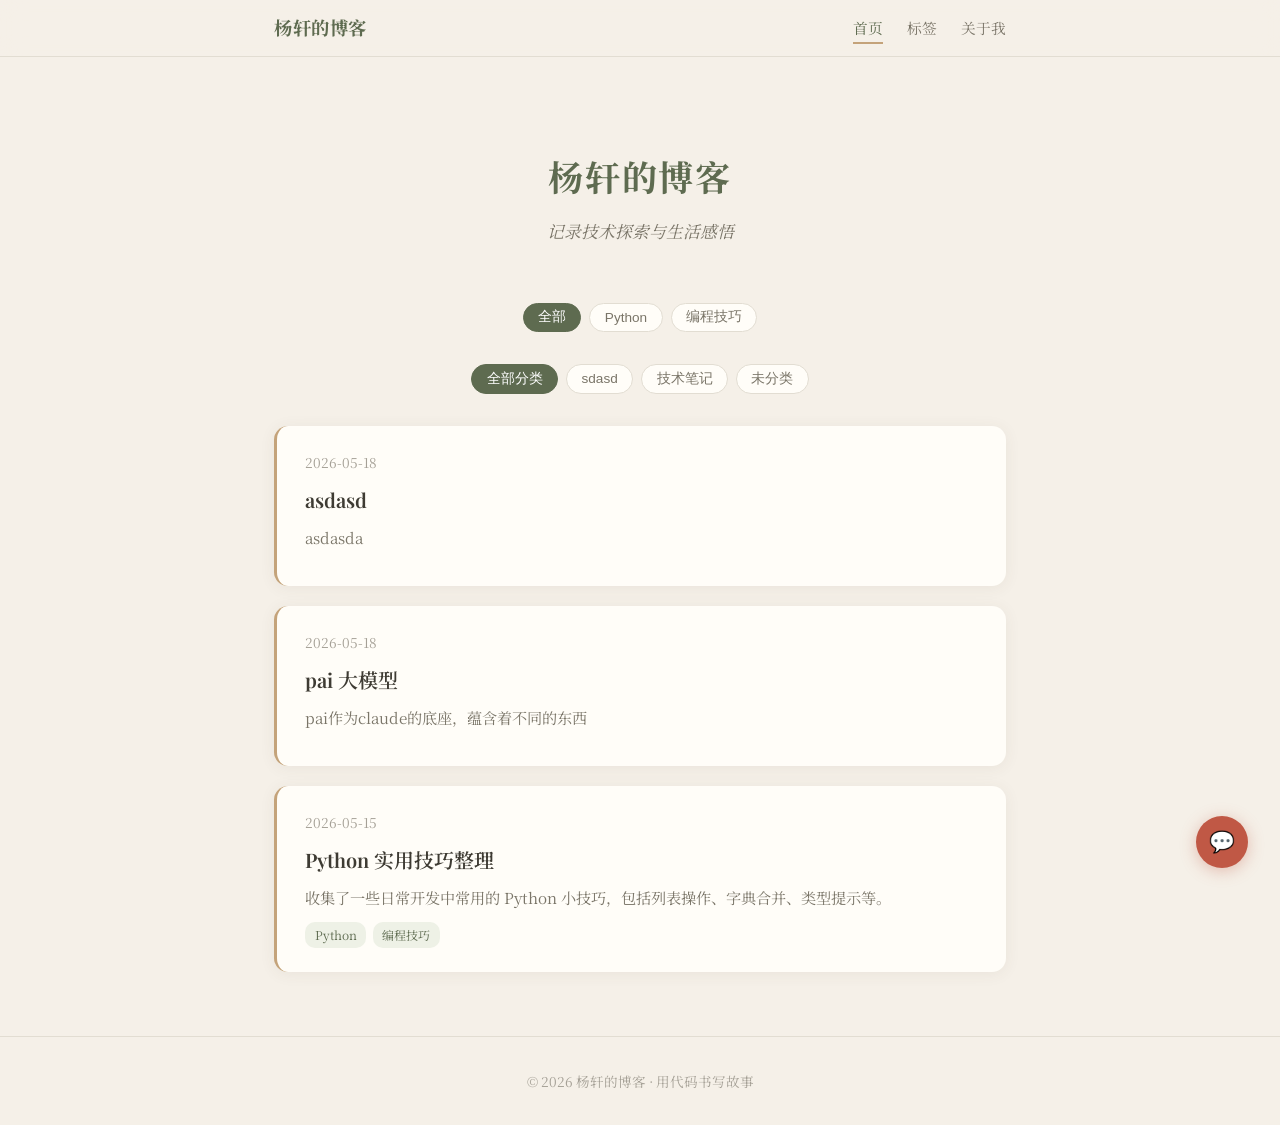
<file: index.html>
<!DOCTYPE html>
<html lang="zh-CN">
<head>
  <meta charset="UTF-8">
  <meta name="viewport" content="width=device-width, initial-scale=1.0">
  <title>杨轩的博客</title>
  <link rel="stylesheet" href="static/css/style.css">
</head>
<body>
  <nav class="navbar">
    <div class="navbar-inner">
      <a href="index.html" class="navbar-brand">杨轩的博客</a>
      <ul class="navbar-links">
        <li><a href="index.html" class="active">首页</a></li>
        <li><a href="tags.html">标签</a></li>
        <li><a href="about.html">关于我</a></li>
      </ul>
    </div>
  </nav>

  <div class="container">
    <div class="hero">
      <h1>杨轩的博客</h1>
      <p class="subtitle">记录技术探索与生活感悟</p>
    </div>

    <div class="tags-filter" id="tagsFilter"></div>
    <div class="tags-filter" id="categoryFilter"></div>

    <div class="post-list" id="postList"></div>
  </div>

  <footer class="footer">
    <p>&copy; 2026 杨轩的博客 · 用代码书写故事</p>
  </footer>

  <script src="static/js/chat.js"></script>

  <script>
    const params = new URLSearchParams(window.location.search);
    const activeTag = params.get('tag');
    const activeCategory = params.get('category');
    let posts = [];
    let allTags = [];

    async function init() {
      const res = await fetch('data/posts.json');
      posts = await res.json();
      posts.sort((a, b) => b.date.localeCompare(a.date));

      allTags = [...new Set(posts.flatMap(p => p.tags))].sort();
      renderTags();
      renderCategories();
      renderPosts();
    }

    function renderTags() {
      const container = document.getElementById('tagsFilter');
      const html = allTags.map(tag =>
        `<button class="tag-btn ${tag === activeTag ? 'active' : ''}" onclick="filterByTag('${tag}')">${tag}</button>`
      ).join('');
      container.innerHTML = `<button class="tag-btn ${!activeTag ? 'active' : ''}" onclick="filterByTag(null)">全部</button>` + html;
    }

    function renderCategories() {
      const container = document.getElementById('categoryFilter');
      const allCats = [...new Set(posts.map(p => p.category || '未分类'))].sort();
      const html = allCats.map(cat =>
        `<button class="tag-btn ${cat === activeCategory ? 'active' : ''}" onclick="filterByCategory('${cat}')">${cat}</button>`
      ).join('');
      container.innerHTML = `<button class="tag-btn ${!activeCategory ? 'active' : ''}" onclick="filterByCategory(null)">全部分类</button>` + html;
    }

    function filterByTag(tag) {
      const p = new URLSearchParams(window.location.search);
      if (tag) p.set('tag', tag); else p.delete('tag');
      const qs = p.toString();
      window.location.href = qs ? `?${qs}` : window.location.pathname;
    }

    function filterByCategory(cat) {
      const p = new URLSearchParams(window.location.search);
      if (cat) p.set('category', cat); else p.delete('category');
      const qs = p.toString();
      window.location.href = qs ? `?${qs}` : window.location.pathname;
    }

    function renderPosts() {
      const container = document.getElementById('postList');
      let filtered = posts;
      if (activeTag) filtered = filtered.filter(p => p.tags.includes(activeTag));
      if (activeCategory) filtered = filtered.filter(p => (p.category || '未分类') === activeCategory);

      if (filtered.length === 0) {
        container.innerHTML = '<div class="empty-state"><p>暂无相关文章</p></div>';
        return;
      }

      container.innerHTML = filtered.map(post => `
        <article class="post-card" onclick="window.location.href='post.html?id=${post.id}'">
          <div class="post-card-meta">
            <span>${post.date}</span>
          </div>
          <h2><a href="post.html?id=${post.id}">${post.title}</a></h2>
          <p class="post-card-summary">${post.summary}</p>
          <div class="post-card-tags">
            ${post.tags.map(t => `<span class="tag-badge">${t}</span>`).join('')}
          </div>
        </article>
      `).join('');
    }

    init();
  </script>
</body>
</html>
</file>
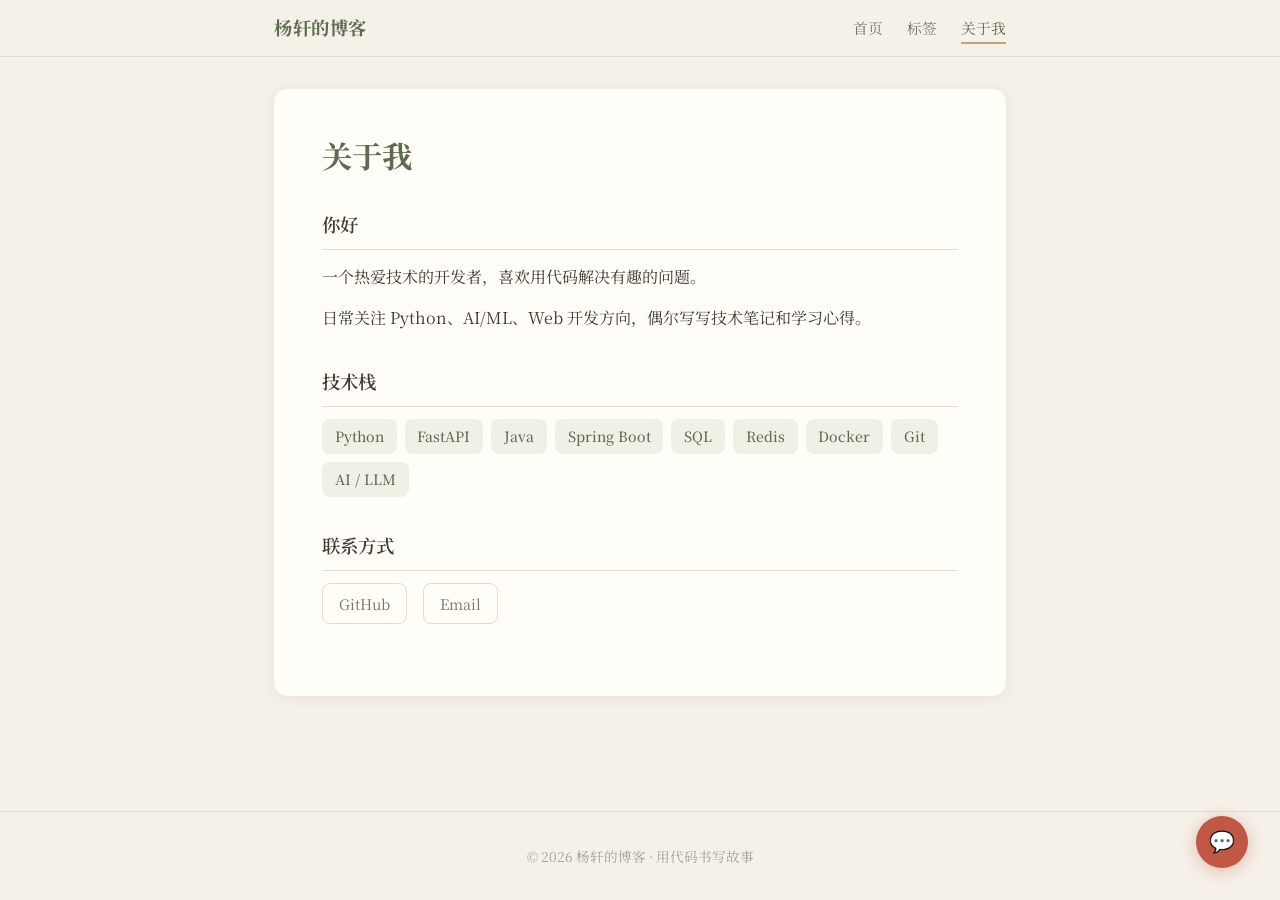
<file: about.html>
<!DOCTYPE html>
<html lang="zh-CN">
<head>
  <meta charset="UTF-8">
  <meta name="viewport" content="width=device-width, initial-scale=1.0">
  <title>关于我 - 杨轩的博客</title>
  <link rel="stylesheet" href="static/css/style.css">
</head>
<body>
  <nav class="navbar">
    <div class="navbar-inner">
      <a href="index.html" class="navbar-brand">杨轩的博客</a>
      <ul class="navbar-links">
        <li><a href="index.html">首页</a></li>
        <li><a href="tags.html">标签</a></li>
        <li><a href="about.html" class="active">关于我</a></li>
      </ul>
    </div>
  </nav>

  <div class="container">
    <div class="about-card">
      <h1>关于我</h1>

      <div class="about-section">
        <h2>你好</h2>
        <p>一个热爱技术的开发者，喜欢用代码解决有趣的问题。</p>
        <p>日常关注 Python、AI/ML、Web 开发方向，偶尔写写技术笔记和学习心得。</p>
      </div>

      <div class="about-section">
        <h2>技术栈</h2>
        <div class="skill-tags">
          <span class="skill-tag">Python</span>
          <span class="skill-tag">FastAPI</span>
          <span class="skill-tag">Java</span>
          <span class="skill-tag">Spring Boot</span>
          <span class="skill-tag">SQL</span>
          <span class="skill-tag">Redis</span>
          <span class="skill-tag">Docker</span>
          <span class="skill-tag">Git</span>
          <span class="skill-tag">AI / LLM</span>
        </div>
      </div>

      <div class="about-section">
        <h2>联系方式</h2>
        <div class="social-links">
          <a href="https://github.com/" target="_blank">GitHub</a>
          <a href="mailto:hello@example.com">Email</a>
        </div>
      </div>
    </div>
  </div>

  <footer class="footer">
    <p>&copy; 2026 杨轩的博客 · 用代码书写故事</p>
  </footer>

  <script src="static/js/chat.js"></script>
</body>
</html>
</file>
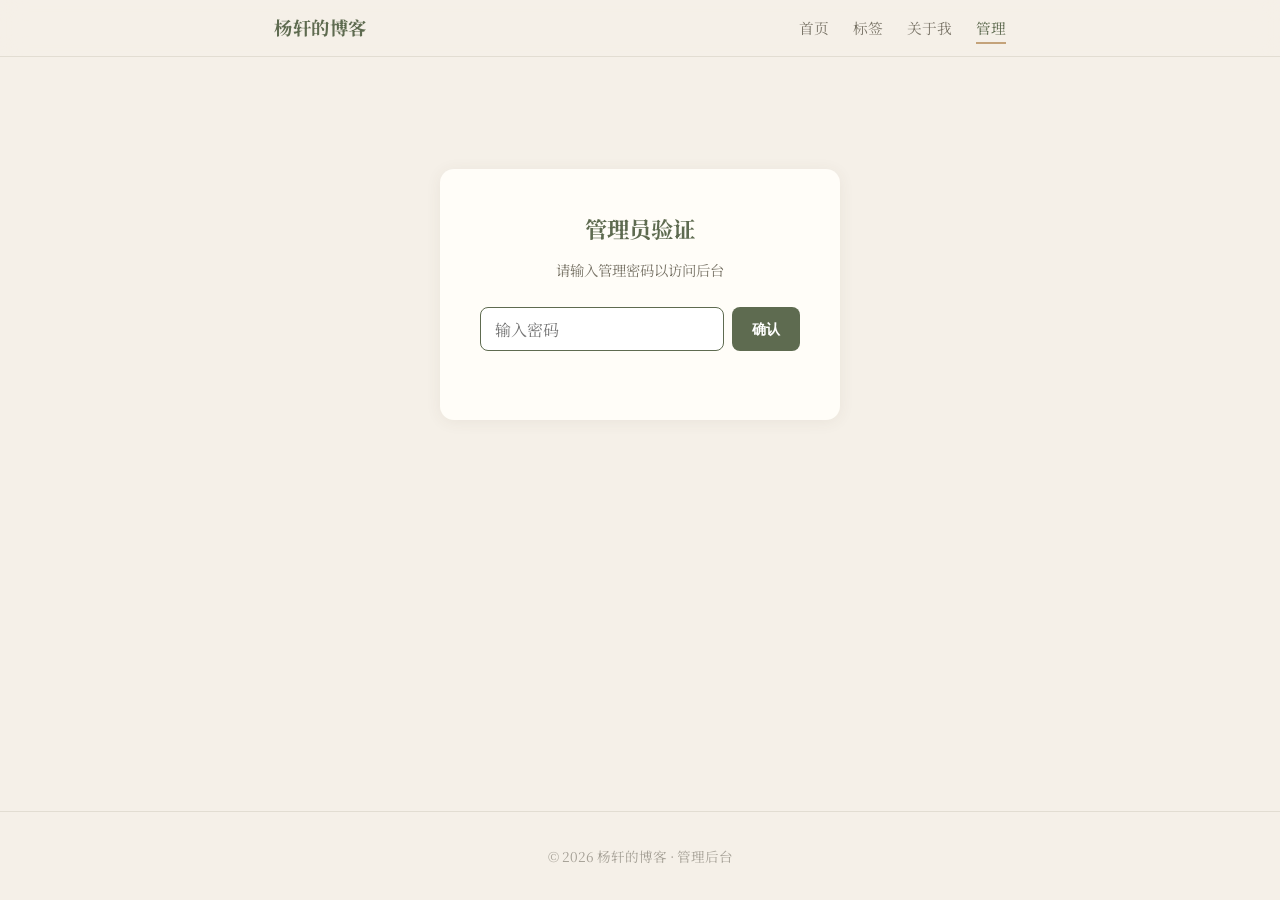
<file: admin.html>
<!DOCTYPE html>
<html lang="zh-CN">
<head>
  <meta charset="UTF-8">
  <meta name="viewport" content="width=device-width, initial-scale=1.0">
  <title>管理后台 - 杨轩的博客</title>
  <link rel="stylesheet" href="static/css/style.css">
  <style>
    .admin-login {
      max-width: 480px;
      margin: 3rem auto;
      background: var(--bg-card);
      border-radius: var(--radius);
      padding: 2rem 2.5rem;
      box-shadow: var(--shadow);
    }
    .admin-login h2 {
      font-size: 1.3rem;
      color: var(--primary);
      margin-bottom: 1rem;
    }
    .admin-login p {
      font-size: 0.9rem;
      color: var(--text-light);
      margin-bottom: 1rem;
      line-height: 1.6;
    }
    .admin-login a {
      color: var(--primary);
      text-decoration: underline;
    }
    /* Password gate */
    .password-gate {
      max-width: 400px;
      margin: 5rem auto;
      background: var(--bg-card);
      border-radius: var(--radius);
      padding: 2.5rem;
      box-shadow: var(--shadow);
      text-align: center;
    }
    .password-gate h2 {
      font-size: 1.4rem;
      color: var(--primary);
      margin-bottom: 0.5rem;
    }
    .password-gate p {
      font-size: 0.9rem;
      color: var(--text-light);
      margin-bottom: 1.5rem;
    }
    .password-gate .pw-input-row {
      display: flex;
      gap: 0.5rem;
      margin-bottom: 0.75rem;
    }
    .password-gate .pw-input-row input {
      flex: 1;
      padding: 0.6rem 0.85rem;
      border: 1.5px solid var(--border);
      border-radius: 8px;
      font-size: 1rem;
      font-family: inherit;
      color: var(--text);
      background: #fff;
      outline: none;
    }
    .password-gate .pw-input-row input:focus {
      border-color: var(--primary);
    }
    .password-gate .pw-error {
      color: #c05845;
      font-size: 0.85rem;
      min-height: 1.2em;
    }
    }
    .form-group {
      margin-bottom: 1rem;
    }
    .form-group label {
      display: block;
      font-size: 0.9rem;
      font-weight: 600;
      color: var(--text);
      margin-bottom: 0.3rem;
    }
    .form-group input,
    .form-group textarea,
    .form-group select {
      width: 100%;
      padding: 0.5rem 0.75rem;
      border: 1.5px solid var(--border);
      border-radius: 8px;
      font-size: 0.95rem;
      font-family: inherit;
      color: var(--text);
      background: #fff;
      transition: border-color 0.2s;
    }
    .form-group input:focus,
    .form-group textarea:focus {
      outline: none;
      border-color: var(--primary);
    }
    .form-group textarea {
      min-height: 200px;
      resize: vertical;
      font-family: "JetBrains Mono", "Fira Code", "Consolas", monospace;
      font-size: 0.88rem;
      line-height: 1.6;
    }
    .form-group .hint {
      font-size: 0.8rem;
      color: var(--text-muted);
      margin-top: 0.25rem;
    }
    .btn {
      display: inline-block;
      padding: 0.5rem 1.25rem;
      border: none;
      border-radius: 8px;
      font-size: 0.9rem;
      font-weight: 600;
      cursor: pointer;
      transition: all 0.2s;
    }
    .btn-primary {
      background: var(--primary);
      color: #fff;
    }
    .btn-primary:hover {
      background: var(--primary-light);
    }
    .btn-danger {
      background: #e74c3c;
      color: #fff;
    }
    .btn-danger:hover {
      background: #c0392b;
    }
    .btn-outline {
      background: transparent;
      border: 1.5px solid var(--border);
      color: var(--text-light);
    }
    .btn-outline:hover {
      border-color: var(--primary);
      color: var(--primary);
    }
    .btn-sm {
      padding: 0.3rem 0.8rem;
      font-size: 0.82rem;
    }

    /* Dashboard */
    .admin-dashboard {
      max-width: 780px;
      margin: 2rem auto;
    }
    .admin-header {
      display: flex;
      align-items: center;
      justify-content: space-between;
      margin-bottom: 1.5rem;
    }
    .admin-header h2 {
      font-size: 1.4rem;
      color: var(--primary);
    }
    .admin-actions {
      display: flex;
      gap: 0.5rem;
    }

    /* Post List */
    .admin-post-list {
      display: flex;
      flex-direction: column;
      gap: 0.75rem;
    }
    .admin-post-item {
      background: var(--bg-card);
      border-radius: var(--radius);
      padding: 1rem 1.25rem;
      box-shadow: var(--shadow);
      display: flex;
      align-items: center;
      justify-content: space-between;
      gap: 1rem;
    }
    .admin-post-info {
      flex: 1;
      min-width: 0;
    }
    .admin-post-info h3 {
      font-size: 1.05rem;
      font-weight: 600;
      color: var(--text);
      margin-bottom: 0.2rem;
      white-space: nowrap;
      overflow: hidden;
      text-overflow: ellipsis;
    }
    .admin-post-info .meta {
      font-size: 0.82rem;
      color: var(--text-muted);
      display: flex;
      gap: 0.75rem;
      align-items: center;
    }
    .admin-post-btns {
      display: flex;
      gap: 0.4rem;
      flex-shrink: 0;
    }

    /* Editor */
    .editor-card {
      background: var(--bg-card);
      border-radius: var(--radius);
      padding: 2rem 2.5rem;
      box-shadow: var(--shadow);
    }
    .editor-card h2 {
      font-size: 1.3rem;
      color: var(--primary);
      margin-bottom: 1.5rem;
    }
    .editor-btns {
      display: flex;
      gap: 0.75rem;
      margin-top: 1.5rem;
    }

    /* Status */
    .status-msg {
      padding: 0.75rem 1rem;
      border-radius: 8px;
      font-size: 0.9rem;
      margin-bottom: 1rem;
      display: none;
    }
    .status-msg.success {
      display: block;
      background: #e8f5e9;
      color: #2d6a4f;
    }
    .status-msg.error {
      display: block;
      background: #fce4ec;
      color: #c62828;
    }
    .status-msg.loading {
      display: block;
      background: #e3f2fd;
      color: #1565c0;
    }

    .tag-input-wrap {
      display: flex;
      flex-wrap: wrap;
      gap: 0.4rem;
      padding: 0.4rem 0.6rem;
      border: 1.5px solid var(--border);
      border-radius: 8px;
      min-height: 38px;
      cursor: text;
      transition: border-color 0.2s;
    }
    .tag-input-wrap:focus-within {
      border-color: var(--primary);
    }
    .tag-input-wrap .tag-item {
      display: inline-flex;
      align-items: center;
      gap: 0.3rem;
      padding: 0.15rem 0.5rem;
      background: var(--primary-bg);
      color: var(--primary);
      border-radius: 6px;
      font-size: 0.85rem;
    }
    .tag-item .remove-tag {
      cursor: pointer;
      font-size: 1rem;
      line-height: 1;
      opacity: 0.7;
    }
    .tag-item .remove-tag:hover {
      opacity: 1;
    }
    .tag-input-wrap input {
      border: none;
      outline: none;
      font-size: 0.9rem;
      flex: 1;
      min-width: 80px;
      padding: 0.15rem 0;
      font-family: inherit;
    }

    /* Upload */
    .upload-area {
      border: 2px dashed var(--border);
      border-radius: 10px;
      padding: 1.25rem;
      text-align: center;
      cursor: pointer;
      transition: all 0.2s;
      background: #faf8f3;
    }
    .upload-area:hover,
    .upload-area.dragover {
      border-color: var(--primary);
      background: var(--primary-bg);
    }
    .upload-area p {
      font-size: 0.9rem;
      color: var(--text-light);
      margin: 0.25rem 0;
    }
    .upload-area a {
      text-decoration: underline;
    }
    .upload-preview {
      display: flex;
      flex-wrap: wrap;
      gap: 0.5rem;
      margin-top: 0.5rem;
    }
    .upload-preview .uploaded-img {
      position: relative;
      display: inline-block;
    }
    .upload-preview .uploaded-img img {
      width: 120px;
      height: 80px;
      object-fit: cover;
      border-radius: 6px;
      border: 1px solid var(--border);
    }
    .upload-preview .uploaded-img .copy-link {
      position: absolute;
      bottom: 4px;
      right: 4px;
      background: rgba(0,0,0,0.6);
      color: #fff;
      border: none;
      border-radius: 4px;
      padding: 2px 6px;
      font-size: 0.7rem;
      cursor: pointer;
    }

    /* Editor Toolbar */
    .editor-toolbar {
      display: flex;
      flex-wrap: wrap;
      gap: 0.3rem;
      padding: 0.5rem 0.6rem;
      background: #faf8f3;
      border: 1.5px solid var(--border);
      border-bottom: none;
      border-radius: 8px 8px 0 0;
    }
    .editor-toolbar button {
      padding: 0.25rem 0.6rem;
      font-size: 0.78rem;
      font-family: "JetBrains Mono", "Fira Code", "Consolas", monospace;
      border: 1px solid var(--border);
      border-radius: 6px;
      background: #fff;
      color: var(--text);
      cursor: pointer;
      transition: all 0.15s;
      font-weight: 500;
    }
    .editor-toolbar button:hover {
      border-color: var(--primary);
      color: var(--primary);
      background: var(--primary-bg);
    }
    .editor-toolbar .toolbar-sep {
      width: 1px;
      background: var(--border);
      margin: 0 0.2rem;
      align-self: stretch;
    }
    .editor-toolbar .toolbar-img-btn {
      font-family: inherit;
      font-weight: 600;
      color: var(--primary);
      border-color: var(--primary);
    }
    #editContent {
      border-radius: 0 0 8px 8px;
      border-top: none;
    }

    /* Confirm dialog */
    .confirm-overlay {
      display: none;
      position: fixed;
      inset: 0;
      background: rgba(0,0,0,0.4);
      z-index: 999;
      align-items: center;
      justify-content: center;
    }
    .confirm-overlay.show { display: flex; }
    .confirm-box {
      background: #fff;
      border-radius: var(--radius);
      padding: 1.5rem 2rem;
      max-width: 400px;
      box-shadow: 0 8px 30px rgba(0,0,0,0.15);
      text-align: center;
    }
    .confirm-box p {
      margin-bottom: 1.25rem;
      font-size: 1rem;
    }
    .confirm-box .btns {
      display: flex;
      gap: 0.75rem;
      justify-content: center;
    }

    @media (max-width: 640px) {
      .editor-card { padding: 1.25rem; }
      .admin-post-item { flex-direction: column; align-items: flex-start; }
      .admin-post-btns { width: 100%; }
      .admin-post-btns .btn { flex: 1; }
    }
  </style>
</head>
<body>
  <nav class="navbar">
    <div class="navbar-inner">
      <a href="index.html" class="navbar-brand">杨轩的博客</a>
      <ul class="navbar-links">
        <li><a href="index.html">首页</a></li>
        <li><a href="tags.html">标签</a></li>
        <li><a href="about.html">关于我</a></li>
        <li><a href="admin.html" class="active">管理</a></li>
      </ul>
    </div>
  </nav>

  <div class="container">
    <!-- Password Gate -->
    <div id="passwordGate" class="password-gate">
      <h2>管理员验证</h2>
      <p>请输入管理密码以访问后台</p>
      <div class="pw-input-row">
        <input type="password" id="pwInput" placeholder="输入密码" autocomplete="off" onkeydown="if(event.key==='Enter')verifyPassword()">
        <button class="btn btn-primary" onclick="verifyPassword()">确认</button>
      </div>
      <div class="pw-error" id="pwError"></div>
    </div>

    <!-- Login (GitHub Token) -->
    <div id="loginView" class="admin-login" style="display:none;">
      <h2>🔐 管理后台</h2>
      <p>请输入你的 <a href="https://github.com/settings/tokens/new?scopes=repo&description=blog-admin" target="_blank">GitHub Token</a> 来管理博客文章。</p>
      <div class="form-group">
        <label>GitHub Token</label>
        <input type="password" id="tokenInput" placeholder="ghp_xxxxxxxxxxxx">
        <p class="hint">Token 需要 repo 权限。点击上方链接可直接创建。</p>
      </div>
      <button class="btn btn-primary" onclick="doLogin()">登录</button>
    </div>

    <!-- Dashboard -->
    <div id="dashboardView" class="admin-dashboard" style="display:none;">
      <div class="admin-header">
        <h2>📝 文章管理</h2>
        <div class="admin-actions">
          <button class="btn btn-outline btn-sm" onclick="doLogout()">退出</button>
          <button class="btn btn-primary btn-sm" onclick="showEditor()">+ 新建文章</button>
        </div>
      </div>
      <div id="statusMsg" class="status-msg"></div>
      <div id="adminPostList" class="admin-post-list"></div>
    </div>

    <!-- Editor -->
    <div id="editorView" style="display:none;">
      <div class="editor-card">
        <h2 id="editorTitle">新建文章</h2>
        <div id="editorStatus" class="status-msg"></div>
        <div class="form-group">
          <label>标题</label>
          <input type="text" id="editTitle" placeholder="文章标题">
        </div>
        <div class="form-group">
          <label>摘要</label>
          <input type="text" id="editSummary" placeholder="一句话描述文章内容">
        </div>
        <div class="form-group">
          <label>分类</label>
          <input type="text" id="editCategory" placeholder="如：技术笔记、生活随笔、项目记录" list="categoryOptions">
          <datalist id="categoryOptions"></datalist>
        </div>
        <div class="form-group">
          <label>标签</label>
          <div class="tag-input-wrap" id="tagInputWrap" onclick="document.getElementById('tagInput').focus()">
            <input type="text" id="tagInput" placeholder="输入标签后回车">
          </div>
        </div>
        <div class="form-group">
          <label>正文内容</label>
          <div class="editor-toolbar" id="editorToolbar">
            <button type="button" onclick="insertCodeBlock('python')">Python</button>
            <button type="button" onclick="insertCodeBlock('java')">Java</button>
            <button type="button" onclick="insertCodeBlock('javascript')">JavaScript</button>
            <button type="button" onclick="insertCodeBlock('css')">CSS</button>
            <button type="button" onclick="insertCodeBlock('html')">HTML</button>
            <button type="button" onclick="insertCodeBlock('go')">Go</button>
            <button type="button" onclick="insertCodeBlock('rust')">Rust</button>
            <button type="button" onclick="insertCodeBlock('cpp')">C/C++</button>
            <button type="button" onclick="insertCodeBlock('sql')">SQL</button>
            <button type="button" onclick="insertCodeBlock('bash')">Shell</button>
            <button type="button" onclick="insertCodeBlock('json')">JSON</button>
            <span class="toolbar-sep"></span>
            <button type="button" class="toolbar-img-btn" onclick="insertImageFromToolbar()">&#128247; 图片</button>
          </div>
          <input type="file" id="imageInput" accept="image/*" multiple style="display:none;">
          <div id="uploadStatus" class="status-msg"></div>
          <textarea id="editContent" rows="14" placeholder="在这里写文章正文，支持 HTML 标签"></textarea>
          <p class="hint">点击上方按钮插入代码块或图片 · 可直接 Ctrl+V 粘贴截图</p>
        </div>
        <div class="editor-btns">
          <button class="btn btn-primary" onclick="savePost()">保存</button>
          <button class="btn btn-outline" onclick="cancelEditor()">取消</button>
        </div>
      </div>
    </div>
  </div>

  <!-- Confirm Dialog -->
  <div class="confirm-overlay" id="confirmDialog">
    <div class="confirm-box">
      <p id="confirmText">确定要删除这篇文章吗？</p>
      <div class="btns">
        <button class="btn btn-danger" id="confirmYes">确定删除</button>
        <button class="btn btn-outline" onclick="closeConfirm()">取消</button>
      </div>
    </div>
  </div>

  <footer class="footer">
    <p>&copy; 2026 杨轩的博客 · 管理后台</p>
  </footer>

  <script>
    const OWNER = 'codedatayx';
    const REPO = 'my-blog';
    const FILE_PATH = 'data/posts.json';
    const API = `https://api.github.com/repos/${OWNER}/${REPO}/contents/${FILE_PATH}`;

    let token = localStorage.getItem('gh_token') || '';
    let posts = [];
    let fileSha = '';
    let editingId = null;
    let currentTags = [];

    // ========== Init ==========
    const PW_HASH = '100aa3a6a354ebce7f243b43ea874981a1efd16aee6b9db5df8414835277b66b';

    async function sha256(str) {
      const buf = await crypto.subtle.digest('SHA-256', new TextEncoder().encode(str));
      return Array.from(new Uint8Array(buf)).map(b => b.toString(16).padStart(2, '0')).join('');
    }

    async function verifyPassword() {
      const input = document.getElementById('pwInput').value;
      const hash = await sha256(input);
      if (hash === PW_HASH) {
        sessionStorage.setItem('admin_authed', '1');
        document.getElementById('passwordGate').style.display = 'none';
        showTokenStep();
      } else {
        document.getElementById('pwError').textContent = '密码错误，请重试';
        document.getElementById('pwInput').value = '';
        document.getElementById('pwInput').focus();
      }
    }

    function showTokenStep() {
      if (token) {
        showDashboard();
      } else {
        document.getElementById('loginView').style.display = 'block';
      }
    }

    function init() {
      if (sessionStorage.getItem('admin_authed') === '1') {
        document.getElementById('passwordGate').style.display = 'none';
        showTokenStep();
      } else {
        document.getElementById('passwordGate').style.display = 'block';
        document.getElementById('pwInput').focus();
      }
      setupTagInput();
      setupPaste();
    }

    // ========== Auth ==========
    function doLogin() {
      token = document.getElementById('tokenInput').value.trim();
      if (!token) return;
      localStorage.setItem('gh_token', token);
      showDashboard();
    }

    function doLogout() {
      token = '';
      localStorage.removeItem('gh_token');
      sessionStorage.removeItem('admin_authed');
      document.getElementById('dashboardView').style.display = 'none';
      document.getElementById('loginView').style.display = 'none';
      document.getElementById('passwordGate').style.display = 'block';
      document.getElementById('pwInput').value = '';
      document.getElementById('pwError').textContent = '';
    }

    // ========== API ==========
    async function apiFetch(url, options = {}) {
      const res = await fetch(url, {
        ...options,
        headers: {
          'Authorization': `Bearer ${token}`,
          'Accept': 'application/vnd.github+json',
          ...options.headers
        }
      });
      if (!res.ok) {
        const err = await res.json().catch(() => ({}));
        throw new Error(err.message || `HTTP ${res.status}`);
      }
      return res;
    }

    async function loadPosts() {
      const res = await apiFetch(API);
      const data = await res.json();
      fileSha = data.sha;
      const decoded = decodeURIComponent(escape(atob(data.content)));
      posts = JSON.parse(decoded);
      posts.sort((a, b) => b.date.localeCompare(a.date));
    }

    async function saveToGitHub(newPosts) {
      const content = btoa(unescape(encodeURIComponent(JSON.stringify(newPosts, null, 2))));
      await apiFetch(API, {
        method: 'PUT',
        body: JSON.stringify({
          message: `blog: update posts`,
          content: content,
          sha: fileSha
        })
      });
    }

    // ========== Dashboard ==========
    async function showDashboard() {
      document.getElementById('loginView').style.display = 'none';
      document.getElementById('editorView').style.display = 'none';
      document.getElementById('dashboardView').style.display = 'block';
      showStatus('statusMsg', '加载中...', 'loading');
      try {
        await loadPosts();
        hideStatus('statusMsg');
        renderAdminList();
      } catch (e) {
        if (e.message.includes('401') || e.message.includes('Bad credentials')) {
          showStatus('statusMsg', 'Token 无效或已过期，请重新登录', 'error');
          doLogout();
        } else {
          showStatus('statusMsg', '加载失败: ' + e.message, 'error');
        }
      }
    }

    function renderAdminList() {
      const container = document.getElementById('adminPostList');
      if (posts.length === 0) {
        container.innerHTML = '<div class="empty-state"><p>还没有文章，点击「新建文章」开始吧</p></div>';
        return;
      }
      container.innerHTML = posts.map(post => `
        <div class="admin-post-item">
          <div class="admin-post-info">
            <h3>${escHtml(post.title)}</h3>
            <div class="meta">
              <span>${post.date}</span>
              <span>${post.tags.map(t => `<span class="tag-badge">${escHtml(t)}</span>`).join(' ')}</span>
            </div>
          </div>
          <div class="admin-post-btns">
            <button class="btn btn-outline btn-sm" onclick="editPost('${post.id}')">编辑</button>
            <button class="btn btn-danger btn-sm" onclick="confirmDelete('${post.id}', '${escHtml(post.title)}')">删除</button>
          </div>
        </div>
      `).join('');
    }

    // ========== Editor ==========
    function showEditor(post) {
      editingId = post ? post.id : null;
      document.getElementById('editorTitle').textContent = post ? '编辑文章' : '新建文章';
      document.getElementById('editTitle').value = post ? post.title : '';
      document.getElementById('editSummary').value = post ? post.summary : '';
      document.getElementById('editCategory').value = post ? (post.category || '') : '';
      document.getElementById('editContent').value = post ? post.content : '';

      currentTags = post ? [...post.tags] : [];
      renderTagInput();
      updateCategoryOptions();

      document.getElementById('dashboardView').style.display = 'none';
      document.getElementById('editorView').style.display = 'block';
      hideStatus('editorStatus');
    }

    function updateCategoryOptions() {
      const cats = [...new Set(posts.map(p => p.category).filter(Boolean))];
      document.getElementById('categoryOptions').innerHTML = cats.map(c => `<option value="${escHtml(c)}">`).join('');
    }

    function editPost(id) {
      const post = posts.find(p => p.id === id);
      if (post) showEditor(post);
    }

    function cancelEditor() {
      document.getElementById('editorView').style.display = 'none';
      document.getElementById('dashboardView').style.display = 'block';
    }

    async function savePost() {
      const title = document.getElementById('editTitle').value.trim();
      const summary = document.getElementById('editSummary').value.trim();
      const category = document.getElementById('editCategory').value.trim();
      const content = document.getElementById('editContent').value.trim();

      if (!title) { showStatus('editorStatus', '请输入标题', 'error'); return; }
      if (!content) { showStatus('editorStatus', '请输入正文内容', 'error'); return; }

      showStatus('editorStatus', '保存中...', 'loading');

      try {
        if (editingId) {
          const idx = posts.findIndex(p => p.id === editingId);
          if (idx !== -1) {
            posts[idx].title = title;
            posts[idx].summary = summary;
            posts[idx].category = category || '未分类';
            posts[idx].content = content;
            posts[idx].tags = [...currentTags];
          }
        } else {
          const id = slugify(title) + '-' + Date.now();
          const today = new Date().toISOString().split('T')[0];
          posts.push({ id, title, date: today, summary, category: category || '未分类', content, tags: [...currentTags] });
        }

        await saveToGitHub(posts);
        await loadPosts();
        showStatus('editorStatus', '保存成功！页面将在 1-2 分钟后自动更新', 'success');
        setTimeout(() => showDashboard(), 1500);
      } catch (e) {
        showStatus('editorStatus', '保存失败: ' + e.message, 'error');
      }
    }

    // ========== Delete ==========
    function confirmDelete(id, title) {
      document.getElementById('confirmText').textContent = `确定要删除「${title}」吗？`;
      document.getElementById('confirmDialog').classList.add('show');
      document.getElementById('confirmYes').onclick = () => deletePost(id);
    }

    function closeConfirm() {
      document.getElementById('confirmDialog').classList.remove('show');
    }

    async function deletePost(id) {
      closeConfirm();
      showStatus('statusMsg', '删除中...', 'loading');
      try {
        posts = posts.filter(p => p.id !== id);
        await saveToGitHub(posts);
        await loadPosts();
        showStatus('statusMsg', '已删除', 'success');
        renderAdminList();
      } catch (e) {
        showStatus('statusMsg', '删除失败: ' + e.message, 'error');
      }
    }

    // ========== Tags Input ==========
    function setupTagInput() {
      document.getElementById('tagInput').addEventListener('keydown', function(e) {
        if (e.key === 'Enter') {
          e.preventDefault();
          const val = this.value.trim();
          if (val && !currentTags.includes(val)) {
            currentTags.push(val);
            renderTagInput();
          }
          this.value = '';
        }
        if (e.key === 'Backspace' && !this.value && currentTags.length) {
          currentTags.pop();
          renderTagInput();
        }
      });
    }

    function renderTagInput() {
      const wrap = document.getElementById('tagInputWrap');
      const input = document.getElementById('tagInput');
      wrap.querySelectorAll('.tag-item').forEach(el => el.remove());
      currentTags.forEach((tag, i) => {
        const el = document.createElement('span');
        el.className = 'tag-item';
        el.innerHTML = `${escHtml(tag)} <span class="remove-tag" onclick="removeTag(${i})">&times;</span>`;
        wrap.insertBefore(el, input);
      });
    }

    function removeTag(i) {
      currentTags.splice(i, 1);
      renderTagInput();
    }

    // ========== Paste Image ==========
    function setupPaste() {
      const textarea = document.getElementById('editContent');
      textarea.addEventListener('paste', async (e) => {
        const items = e.clipboardData?.items;
        if (!items) return;

        for (const item of items) {
          if (item.type.startsWith('image/')) {
            e.preventDefault();
            const file = item.getAsFile();
            if (file) {
              const ext = file.type.split('/')[1] || 'png';
              const renamedFile = new File([file], `paste-${Date.now()}.${ext}`, { type: file.type });
              showStatus('editorStatus', '粘贴图片上传中...', 'loading');
              try {
                const rawUrl = await uploadImageToGithub(renamedFile);
                const tag = `<img src="${rawUrl}" alt="粘贴的图片">`;
                const pos = textarea.selectionStart;
                const before = textarea.value.substring(0, pos);
                const after = textarea.value.substring(pos);
                textarea.value = before + '\n' + tag + '\n' + after;
                textarea.focus();
                textarea.selectionStart = textarea.selectionEnd = pos + tag.length + 2;
                hideStatus('editorStatus');
              } catch (err) {
                showStatus('editorStatus', '图片上传失败: ' + err.message, 'error');
              }
            }
            break;
          }
        }
      });
    }

    async function uploadImageToGithub(file) {
      const ext = file.name.split('.').pop().toLowerCase();
      const date = new Date().toISOString().split('T')[0];
      const filename = `static/images/${date}-${Date.now()}-${Math.random().toString(36).slice(2, 6)}.${ext}`;

      const base64 = await fileToBase64(file);
      const content = base64.split(',')[1];

      await apiFetch(`https://api.github.com/repos/${OWNER}/${REPO}/contents/${filename}`, {
        method: 'PUT',
        body: JSON.stringify({
          message: `blog: upload image ${file.name}`,
          content: content
        })
      });

      return `https://raw.githubusercontent.com/${OWNER}/${REPO}/main/${filename}`;
    }

    // ========== Toolbar: Code Block ==========
    const LANG_NAMES = { python:'Python', java:'Java', javascript:'JavaScript', css:'CSS', html:'HTML', go:'Go', rust:'Rust', cpp:'C/C++', sql:'SQL', bash:'Shell', json:'JSON' };

    function insertCodeBlock(lang) {
      const textarea = document.getElementById('editContent');
      const start = textarea.selectionStart;
      const end = textarea.selectionEnd;
      const selected = textarea.value.substring(start, end);
      const code = selected || '在此输入代码';
      const label = LANG_NAMES[lang] || lang;
      const tag = `<pre><code class="language-${lang}" data-lang="${label}">\n${code}\n</code></pre>`;
      const before = textarea.value.substring(0, start);
      const after = textarea.value.substring(end);
      textarea.value = before + tag + after;
      textarea.focus();
      // Select the placeholder text so user can type over it
      const codeStart = start + `<pre><code class="language-${lang}">\n`.length;
      const codeEnd = codeStart + code.length;
      textarea.selectionStart = codeStart;
      textarea.selectionEnd = codeEnd;
    }

    // ========== Toolbar: Image ==========
    async function insertImageFromToolbar() {
      const input = document.getElementById('imageInput');
      input.onchange = async () => {
        const file = input.files[0];
        if (!file) return;
        input.value = '';
        showStatus('editorStatus', '上传图片中...', 'loading');
        try {
          const rawUrl = await uploadImageToGithub(file);
          const tag = `<img src="${rawUrl}" alt="${escHtml(file.name)}">`;
          insertImage(tag);
          hideStatus('editorStatus');
        } catch (e) {
          showStatus('editorStatus', '上传失败: ' + e.message, 'error');
        }
      };
      input.click();
    }

    function insertImage(htmlTag) {
      const textarea = document.getElementById('editContent');
      const pos = textarea.selectionStart;
      const before = textarea.value.substring(0, pos);
      const after = textarea.value.substring(pos);
      textarea.value = before + '\n' + htmlTag + '\n' + after;
      textarea.focus();
      textarea.selectionStart = textarea.selectionEnd = pos + htmlTag.length + 2;
    }

    function fileToBase64(file) {
      return new Promise((resolve, reject) => {
        const reader = new FileReader();
        reader.onload = () => resolve(reader.result);
        reader.onerror = reject;
        reader.readAsDataURL(file);
      });
    }

    // ========== Helpers ==========
    function escHtml(s) {
      const d = document.createElement('div');
      d.textContent = s;
      return d.innerHTML;
    }

    function slugify(s) {
      return s.toLowerCase().replace(/[^a-z0-9\u4e00-\u9fff]+/g, '-').replace(/^-|-$/g, '');
    }

    function showStatus(id, msg, type) {
      const el = document.getElementById(id);
      el.textContent = msg;
      el.className = 'status-msg ' + type;
    }

    function hideStatus(id) {
      const el = document.getElementById(id);
      el.className = 'status-msg';
    }

    init();
  </script>
</body>
</html>
</file>
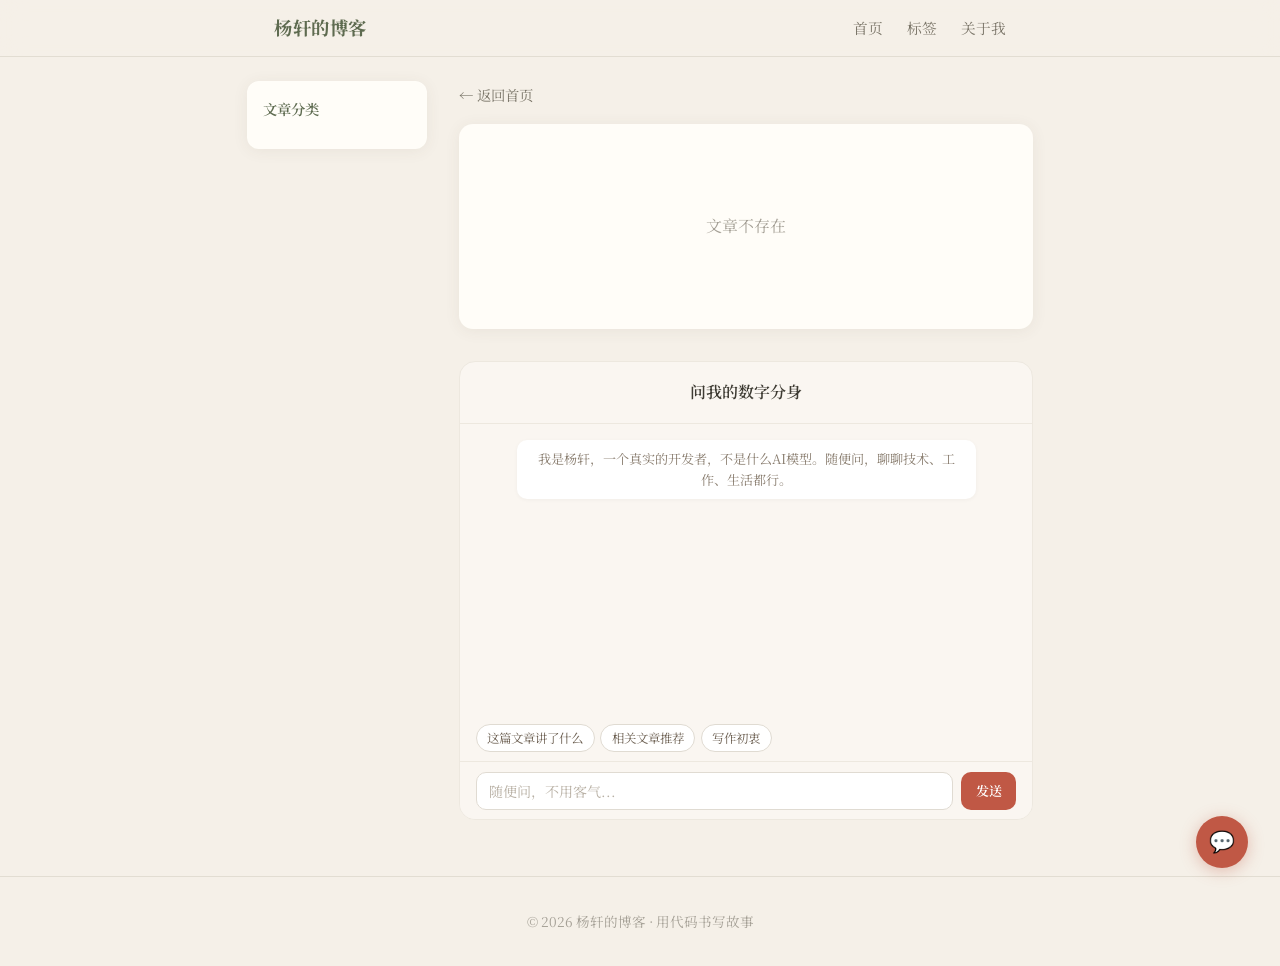
<file: post.html>
<!DOCTYPE html>
<html lang="zh-CN">
<head>
  <meta charset="UTF-8">
  <meta name="viewport" content="width=device-width, initial-scale=1.0">
  <title>文章详情</title>
  <link rel="stylesheet" href="static/css/style.css">
  <style>
    /* Post page layout */
    .post-layout {
      display: grid;
      grid-template-columns: 180px 1fr;
      gap: 2rem;
      max-width: 1000px;
      margin: 0 auto;
      padding: 1.5rem;
    }
    .post-sidebar {
      position: sticky;
      top: 72px;
      align-self: start;
    }
    .sidebar-section {
      background: var(--bg-card);
      border-radius: 12px;
      padding: 1rem;
      box-shadow: var(--shadow);
      margin-bottom: 1rem;
    }
    .sidebar-section h3 {
      font-size: 0.9rem;
      font-weight: 600;
      color: var(--primary);
      margin-bottom: 0.6rem;
    }
    .category-list {
      list-style: none;
    }
    .category-list li {
      margin-bottom: 0.2rem;
    }
    .category-list a {
      display: block;
      padding: 0.3rem 0.6rem;
      font-size: 0.85rem;
      color: var(--text-light);
      border-radius: 6px;
      transition: all 0.2s;
    }
    .category-list a:hover,
    .category-list a.active {
      color: var(--primary);
      background: var(--primary-bg);
    }
    .category-list .count {
      float: right;
      font-size: 0.78rem;
      color: var(--text-muted);
    }
    .post-main {
      min-width: 0;
    }
    .post-content-card {
      background: var(--bg-card);
      border-radius: var(--radius);
      padding: 2.5rem 3rem;
      box-shadow: var(--shadow);
      margin-bottom: 1.5rem;
    }
    .back-link {
      display: inline-flex;
      align-items: center;
      gap: 0.3rem;
      font-size: 0.9rem;
      color: var(--text-light);
      margin-bottom: 1rem;
    }
    .back-link:hover { color: var(--primary); }
    /* Recommended */
    .recommend-section {
      background: var(--bg-card);
      border-radius: var(--radius);
      padding: 1.5rem;
      box-shadow: var(--shadow);
      margin-bottom: 1.5rem;
    }
    .recommend-section h3 {
      font-size: 1rem;
      font-weight: 600;
      color: var(--primary);
      margin-bottom: 0.75rem;
    }
    .recommend-list {
      display: flex;
      flex-direction: column;
      gap: 0.5rem;
    }
    .recommend-item {
      display: flex;
      align-items: center;
      justify-content: space-between;
      padding: 0.5rem 0.75rem;
      border-radius: 8px;
      transition: background 0.2s;
      cursor: pointer;
      text-decoration: none;
    }
    .recommend-item:hover {
      background: var(--primary-bg);
    }
    .recommend-item .title {
      font-size: 0.9rem;
      color: var(--text);
    }
    .recommend-item .date {
      font-size: 0.78rem;
      color: var(--text-muted);
      flex-shrink: 0;
    }
    @media (max-width: 700px) {
      .post-layout {
        grid-template-columns: 1fr;
        gap: 1rem;
        padding: 1rem;
      }
      .post-sidebar {
        position: static;
        display: flex;
        gap: 0.5rem;
        overflow-x: auto;
      }
      .sidebar-section {
        flex-shrink: 0;
        margin-bottom: 0;
      }
      .post-content-card {
        padding: 1.5rem;
      }
    }
  </style>
</head>
<body>
  <nav class="navbar">
    <div class="navbar-inner">
      <a href="index.html" class="navbar-brand">杨轩的博客</a>
      <ul class="navbar-links">
        <li><a href="index.html">首页</a></li>
        <li><a href="tags.html">标签</a></li>
        <li><a href="about.html">关于我</a></li>
      </ul>
    </div>
  </nav>

  <div class="post-layout">
    <!-- Left Sidebar -->
    <aside class="post-sidebar" id="postSidebar">
      <div class="sidebar-section">
        <h3>文章分类</h3>
        <ul class="category-list" id="categoryList"></ul>
      </div>
    </aside>

    <!-- Main Content -->
    <main class="post-main">
      <a href="index.html" class="back-link">&larr; 返回首页</a>

      <article class="post-content-card" id="postDetail">
        <div class="empty-state"><p>文章不存在</p></div>
      </article>

      <!-- Recommended Articles -->
      <div class="recommend-section" id="recommendSection" style="display:none;">
        <h3>推荐文章</h3>
        <div class="recommend-list" id="recommendList"></div>
      </div>

      <!-- Inline Chat -->
      <div class="inline-chat" id="inlineChat">
        <h3 class="inline-chat-title">问我的数字分身</h3>
        <div class="inline-chat-messages" id="inlineChatMessages">
          <div class="chat-msg system">我是杨轩，一个真实的开发者，不是什么AI模型。随便问，聊聊技术、工作、生活都行。</div>
        </div>
        <div class="inline-chat-suggestions" id="inlineChatSuggestions">
          <button onclick="ChatBot.inlineAsk('这篇文章讲了什么？')">这篇文章讲了什么</button>
          <button onclick="ChatBot.inlineAsk('有什么相关的文章推荐？')">相关文章推荐</button>
          <button onclick="ChatBot.inlineAsk('你写这篇文章的初衷是什么？')">写作初衷</button>
        </div>
        <div class="inline-chat-input">
          <input type="text" id="inlineChatInput" placeholder="随便问，不用客气..." autocomplete="off">
          <button onclick="ChatBot.inlineSend()">发送</button>
        </div>
      </div>
    </main>
  </div>

  <footer class="footer">
    <p>&copy; 2026 杨轩的博客 · 用代码书写故事</p>
  </footer>

  <script src="static/js/chat.js"></script>

  <script>
    let allPosts = [];

    async function init() {
      const params = new URLSearchParams(window.location.search);
      const id = params.get('id');
      if (!id) return;

      const res = await fetch('data/posts.json');
      allPosts = await res.json();
      const post = allPosts.find(p => p.id === id);
      if (!post) return;

      document.title = `${post.title} - 杨轩的博客`;

      // Render article
      document.getElementById('postDetail').innerHTML = `
        <header class="post-detail-header">
          <h1>${post.title}</h1>
          <div class="meta">
            <span>${post.date}</span>
            ${post.category ? `<span class="tag-badge">${post.category}</span>` : ''}
            <div class="post-card-tags">
              ${post.tags.map(t => `<span class="tag-badge">${t}</span>`).join('')}
            </div>
          </div>
        </header>
        <div class="post-detail-content">${post.content}</div>
        <div class="post-detail-tags">
          ${post.tags.map(t => `<a href="index.html?tag=${encodeURIComponent(t)}"><span class="tag-badge">${t}</span></a>`).join('')}
        </div>
      `;

      // Render categories
      const catMap = {};
      allPosts.forEach(p => {
        const cat = p.category || '未分类';
        if (!catMap[cat]) catMap[cat] = 0;
        catMap[cat]++;
      });
      const currentCat = post.category || '未分类';
      document.getElementById('categoryList').innerHTML = Object.entries(catMap).map(([cat, count]) =>
        `<li><a href="index.html?category=${encodeURIComponent(cat)}" class="${cat === currentCat ? 'active' : ''}">${cat}<span class="count">${count}</span></a></li>`
      ).join('');

      // Render recommended articles (same category, excluding current)
      const recommends = allPosts.filter(p => p.id !== id && (p.category || '未分类') === currentCat).slice(0, 5);
      // If no same-category articles, show recent ones
      const recList = recommends.length > 0 ? recommends : allPosts.filter(p => p.id !== id).slice(0, 3);
      if (recList.length > 0) {
        document.getElementById('recommendSection').style.display = 'block';
        document.getElementById('recommendList').innerHTML = recList.map(p =>
          `<a class="recommend-item" href="post.html?id=${p.id}">
            <span class="title">${p.title}</span>
            <span class="date">${p.date}</span>
          </a>`
        ).join('');
      }
    }

    init();
  </script>
</body>
</html>
</file>
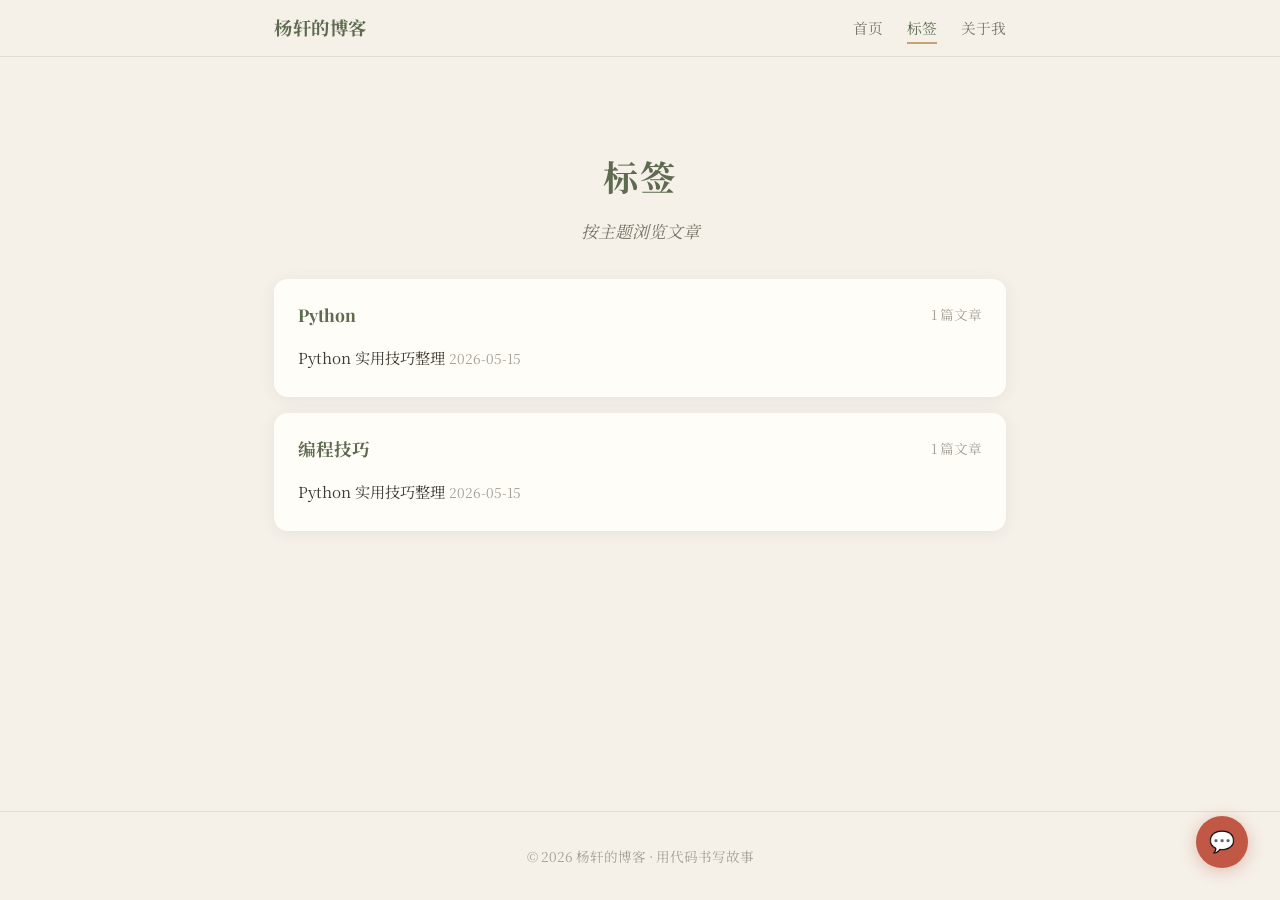
<file: tags.html>
<!DOCTYPE html>
<html lang="zh-CN">
<head>
  <meta charset="UTF-8">
  <meta name="viewport" content="width=device-width, initial-scale=1.0">
  <title>标签 - 杨轩的博客</title>
  <link rel="stylesheet" href="static/css/style.css">
</head>
<body>
  <nav class="navbar">
    <div class="navbar-inner">
      <a href="index.html" class="navbar-brand">杨轩的博客</a>
      <ul class="navbar-links">
        <li><a href="index.html">首页</a></li>
        <li><a href="tags.html" class="active">标签</a></li>
        <li><a href="about.html">关于我</a></li>
      </ul>
    </div>
  </nav>

  <div class="container">
    <div class="hero">
      <h1>标签</h1>
      <p class="subtitle">按主题浏览文章</p>
    </div>

    <div class="tags-overview" id="tagsOverview"></div>
  </div>

  <footer class="footer">
    <p>&copy; 2026 杨轩的博客 · 用代码书写故事</p>
  </footer>

  <script src="static/js/chat.js"></script>

  <script>
    async function init() {
      const res = await fetch('data/posts.json');
      const posts = await res.json();

      const tagMap = {};
      posts.forEach(post => {
        post.tags.forEach(tag => {
          if (!tagMap[tag]) tagMap[tag] = [];
          tagMap[tag].push(post);
        });
      });

      const container = document.getElementById('tagsOverview');
      const sortedTags = Object.keys(tagMap).sort((a, b) => tagMap[b].length - tagMap[a].length);

      container.innerHTML = sortedTags.map(tag => `
        <div class="tag-group">
          <div class="tag-group-header">
            <h3><a href="index.html?tag=${encodeURIComponent(tag)}">${tag}</a></h3>
            <span class="tag-group-count">${tagMap[tag].length} 篇文章</span>
          </div>
          <ul class="tag-group-list">
            ${tagMap[tag].map(p => `
              <li><a href="post.html?id=${p.id}">${p.title}</a> <span style="color: var(--text-muted); font-size: 0.85rem;">${p.date}</span></li>
            `).join('')}
          </ul>
        </div>
      `).join('');
    }

    init();
  </script>
</body>
</html>
</file>
<file: static/css/style.css>
@import url('https://fonts.googleapis.com/css2?family=Noto+Serif+SC:wght@400;500;600;700&family=Playfair+Display:wght@400;600;700&display=swap');

/* ========== Reset & Base ========== */
*,
*::before,
*::after {
  margin: 0;
  padding: 0;
  box-sizing: border-box;
}

:root {
  --bg: #f5f0e8;
  --bg-card: #fffdf8;
  --primary: #5e6b50;
  --primary-light: #7a8a68;
  --primary-bg: #eef1e6;
  --text: #3e3b33;
  --text-light: #7a7568;
  --text-muted: #a5a096;
  --border: #e2ddd2;
  --shadow: 0 2px 16px rgba(80, 70, 50, 0.07);
  --shadow-hover: 0 6px 24px rgba(80, 70, 50, 0.12);
  --radius: 14px;
  --max-width: 780px;
  --accent: #c4a37a;
  --accent-light: #d4bc96;
}

html {
  font-size: 16px;
  scroll-behavior: smooth;
}

body {
  font-family: "Noto Serif SC", "Songti SC", "STSong", "FangSong", serif;
  background-color: var(--bg);
  color: var(--text);
  line-height: 1.8;
  min-height: 100vh;
  display: flex;
  flex-direction: column;
}

h1, h2, h3, h4, h5, h6, .navbar-brand, .hero h1 {
  font-family: "Playfair Display", "Noto Serif SC", "Songti SC", serif;
}

a {
  color: var(--primary);
  text-decoration: none;
  transition: color 0.2s;
}

a:hover {
  color: var(--primary-light);
}

/* ========== Navigation ========== */
.navbar {
  border-bottom: 1px solid var(--border);
  position: sticky;
  top: 0;
  z-index: 100;
  backdrop-filter: blur(12px);
  background: rgba(245, 240, 232, 0.88);
}

.navbar-inner {
  max-width: var(--max-width);
  margin: 0 auto;
  padding: 0 1.5rem;
  display: flex;
  align-items: center;
  justify-content: space-between;
  height: 56px;
}

.navbar-brand {
  font-size: 1.15rem;
  font-weight: 700;
  color: var(--primary);
  letter-spacing: 0.03em;
}

.navbar-links {
  display: flex;
  gap: 1.5rem;
  list-style: none;
}

.navbar-links a {
  color: var(--text-light);
  font-size: 0.92rem;
  padding: 0.25rem 0;
  border-bottom: 2px solid transparent;
  transition: all 0.2s;
}

.navbar-links a:hover,
.navbar-links a.active {
  color: var(--primary);
  border-bottom-color: var(--accent);
}

/* ========== Container ========== */
.container {
  max-width: var(--max-width);
  margin: 0 auto;
  padding: 2rem 1.5rem;
  flex: 1;
  width: 100%;
}

/* ========== Hero ========== */
.hero {
  text-align: center;
  padding: 3.5rem 0 2rem;
}

.hero h1 {
  font-size: 2.2rem;
  font-weight: 700;
  color: var(--primary);
  margin-bottom: 0.5rem;
  letter-spacing: 0.05em;
}

.hero .subtitle {
  font-size: 1.05rem;
  color: var(--text-light);
  font-style: italic;
}

/* ========== Tags Filter ========== */
.tags-filter {
  display: flex;
  flex-wrap: wrap;
  gap: 0.5rem;
  margin: 1.5rem 0 2rem;
  justify-content: center;
}

.tag-btn {
  display: inline-block;
  padding: 0.3rem 0.9rem;
  font-size: 0.85rem;
  border: 1.5px solid var(--border);
  border-radius: 20px;
  color: var(--text-light);
  background: var(--bg-card);
  cursor: pointer;
  transition: all 0.2s;
}

.tag-btn:hover {
  border-color: var(--accent);
  color: var(--primary);
}

.tag-btn.active {
  background: var(--primary);
  color: #fff;
  border-color: var(--primary);
}

/* ========== Post Card ========== */
.post-list {
  display: flex;
  flex-direction: column;
  gap: 1.25rem;
}

.post-card {
  background: var(--bg-card);
  border-radius: var(--radius);
  padding: 1.5rem 1.75rem;
  box-shadow: var(--shadow);
  transition: box-shadow 0.25s, transform 0.25s;
  cursor: pointer;
  border-left: 3px solid var(--accent);
}

.post-card:hover {
  box-shadow: var(--shadow-hover);
  transform: translateY(-2px);
}

.post-card-meta {
  display: flex;
  align-items: center;
  gap: 0.75rem;
  margin-bottom: 0.5rem;
  font-size: 0.85rem;
  color: var(--text-muted);
}

.post-card h2 {
  font-size: 1.25rem;
  font-weight: 600;
  margin-bottom: 0.4rem;
  color: var(--text);
}

.post-card h2 a {
  color: inherit;
}

.post-card h2 a:hover {
  color: var(--primary);
}

.post-card-summary {
  font-size: 0.95rem;
  color: var(--text-light);
  margin-bottom: 0.75rem;
  line-height: 1.65;
}

.post-card-tags {
  display: flex;
  flex-wrap: wrap;
  gap: 0.4rem;
}

/* ========== Tag Badge ========== */
.tag-badge {
  display: inline-block;
  padding: 0.15rem 0.6rem;
  font-size: 0.75rem;
  background: var(--primary-bg);
  color: var(--primary);
  border-radius: 10px;
}

/* ========== Post Detail ========== */
.post-detail {
  background: var(--bg-card);
  border-radius: var(--radius);
  padding: 2.5rem 3rem;
  box-shadow: var(--shadow);
}

.post-detail-header {
  margin-bottom: 2rem;
  padding-bottom: 1.5rem;
  border-bottom: 1px solid var(--border);
}

.post-detail-header h1 {
  font-size: 1.9rem;
  font-weight: 700;
  color: var(--text);
  margin-bottom: 0.75rem;
  line-height: 1.4;
}

.post-detail-header .meta {
  font-size: 0.9rem;
  color: var(--text-muted);
  display: flex;
  align-items: center;
  gap: 1rem;
}

.post-detail-content {
  font-size: 1.02rem;
  line-height: 1.9;
}

.post-detail-content p {
  margin-bottom: 1.25rem;
}

.post-detail-content h3 {
  font-size: 1.2rem;
  font-weight: 600;
  color: var(--primary);
  margin: 2rem 0 0.75rem;
}

.post-detail-content pre {
  position: relative;
  background: #f0ece4;
  border-radius: 8px;
  padding: 1rem 1.25rem;
  padding-top: 2rem;
  overflow-x: auto;
  font-family: "JetBrains Mono", "Fira Code", "Consolas", monospace;
  font-size: 0.88rem;
  line-height: 1.6;
  margin-bottom: 1.25rem;
  border: 1px solid var(--border);
}

.post-detail-content pre code[data-lang]::before {
  content: attr(data-lang);
  position: absolute;
  top: 0.4rem;
  right: 0.6rem;
  font-size: 0.72rem;
  font-weight: 600;
  color: #8a7e70;
  background: rgba(255,255,255,0.6);
  padding: 0.1rem 0.5rem;
  border-radius: 4px;
  letter-spacing: 0.03em;
  pointer-events: none;
}

.post-detail-content code {
  font-family: "JetBrains Mono", "Fira Code", "Consolas", monospace;
  font-size: 0.88em;
  background: #ede9e0;
  padding: 0.15rem 0.35rem;
  border-radius: 4px;
}

.post-detail-content pre code {
  background: none;
  padding: 0;
}

.post-detail-content ul,
.post-detail-content ol {
  padding-left: 1.5rem;
  margin-bottom: 1.25rem;
}

.post-detail-content li {
  margin-bottom: 0.4rem;
}

.post-detail-tags {
  margin-top: 2rem;
  padding-top: 1.5rem;
  border-top: 1px solid var(--border);
  display: flex;
  flex-wrap: wrap;
  gap: 0.4rem;
}

.back-link {
  display: inline-flex;
  align-items: center;
  gap: 0.3rem;
  font-size: 0.9rem;
  color: var(--text-light);
  margin-bottom: 1.5rem;
}

.back-link:hover {
  color: var(--primary);
}

/* ========== Tags Page ========== */
.tags-overview {
  display: flex;
  flex-direction: column;
  gap: 1rem;
}

.tag-group {
  background: var(--bg-card);
  border-radius: var(--radius);
  padding: 1.25rem 1.5rem;
  box-shadow: var(--shadow);
}

.tag-group-header {
  display: flex;
  align-items: center;
  justify-content: space-between;
  margin-bottom: 0.5rem;
}

.tag-group-header h3 {
  font-size: 1.1rem;
  color: var(--primary);
}

.tag-group-count {
  font-size: 0.85rem;
  color: var(--text-muted);
}

.tag-group-list {
  list-style: none;
}

.tag-group-list li {
  padding: 0.35rem 0;
  font-size: 0.95rem;
}

.tag-group-list li a {
  color: var(--text);
}

.tag-group-list li a:hover {
  color: var(--primary);
}

/* ========== About Page ========== */
.about-card {
  background: var(--bg-card);
  border-radius: var(--radius);
  padding: 2.5rem 3rem;
  box-shadow: var(--shadow);
}

.about-card h1 {
  font-size: 1.9rem;
  font-weight: 700;
  color: var(--primary);
  margin-bottom: 1.5rem;
}

.about-section {
  margin-bottom: 2rem;
}

.about-section h2 {
  font-size: 1.15rem;
  font-weight: 600;
  color: var(--text);
  margin-bottom: 0.75rem;
  padding-bottom: 0.5rem;
  border-bottom: 1px solid var(--border);
}

.about-section p {
  margin-bottom: 0.75rem;
  line-height: 1.85;
}

.skill-tags {
  display: flex;
  flex-wrap: wrap;
  gap: 0.5rem;
  margin-top: 0.5rem;
}

.skill-tag {
  padding: 0.3rem 0.8rem;
  background: var(--primary-bg);
  color: var(--primary);
  border-radius: 8px;
  font-size: 0.88rem;
  font-weight: 500;
}

.social-links {
  display: flex;
  gap: 1rem;
  margin-top: 0.5rem;
}

.social-links a {
  padding: 0.4rem 1rem;
  border: 1.5px solid var(--border);
  border-radius: 8px;
  font-size: 0.9rem;
  color: var(--text-light);
  transition: all 0.2s;
}

.social-links a:hover {
  border-color: var(--accent);
  color: var(--primary);
  background: var(--primary-bg);
}

/* ========== Footer ========== */
.footer {
  text-align: center;
  padding: 2rem 1.5rem;
  font-size: 0.85rem;
  color: var(--text-muted);
  border-top: 1px solid var(--border);
  margin-top: 2rem;
}

/* ========== Empty State ========== */
.empty-state {
  text-align: center;
  padding: 3rem 1rem;
  color: var(--text-muted);
}

.empty-state p {
  font-size: 1rem;
}

/* ========== Admin Floating Button ========== */
.admin-fab {
  position: fixed;
  bottom: 2rem;
  right: 2rem;
  width: 48px;
  height: 48px;
  border-radius: 50%;
  background: var(--primary);
  color: #fff;
  border: none;
  cursor: pointer;
  font-size: 1.3rem;
  display: flex;
  align-items: center;
  justify-content: center;
  box-shadow: 0 3px 14px rgba(94, 107, 80, 0.35);
  transition: all 0.25s;
  z-index: 50;
  text-decoration: none;
}

.admin-fab:hover {
  background: var(--primary-light);
  transform: scale(1.08);
  box-shadow: 0 4px 20px rgba(94, 107, 80, 0.45);
}

.admin-fab .fab-tooltip {
  position: absolute;
  right: 60px;
  background: var(--text);
  color: #fff;
  padding: 0.3rem 0.7rem;
  border-radius: 6px;
  font-size: 0.78rem;
  white-space: nowrap;
  opacity: 0;
  pointer-events: none;
  transition: opacity 0.2s;
}

.admin-fab:hover .fab-tooltip {
  opacity: 1;
}

/* ========== Responsive ========== */
@media (max-width: 640px) {
  .container {
    padding: 1.25rem 1rem;
  }

  .hero {
    padding: 2rem 0 1.5rem;
  }

  .hero h1 {
    font-size: 1.6rem;
  }

  .post-detail {
    padding: 1.5rem;
  }

  .post-detail-header h1 {
    font-size: 1.4rem;
  }

  .about-card {
    padding: 1.5rem;
  }

  .navbar-links {
    gap: 1rem;
  }

  .admin-fab {
    bottom: 1.25rem;
    right: 1.25rem;
    width: 44px;
    height: 44px;
  }
}
</file>
